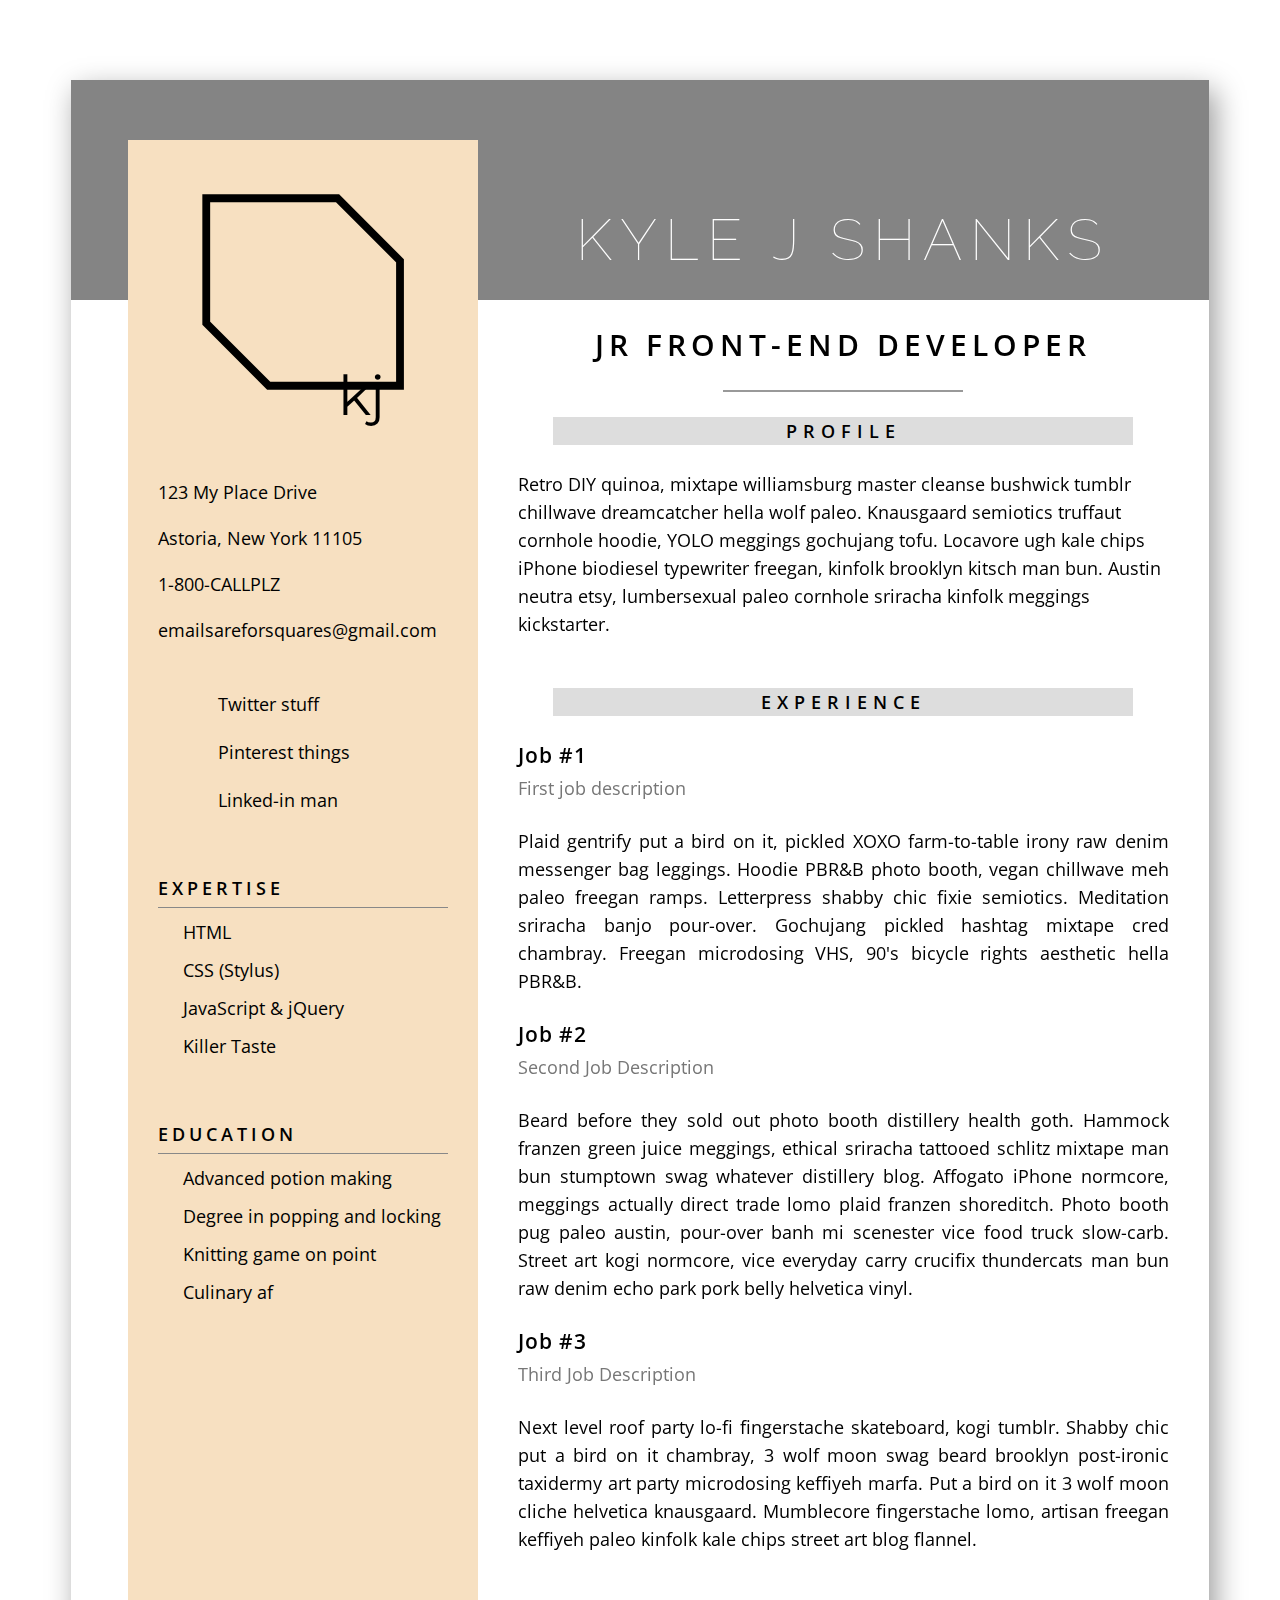
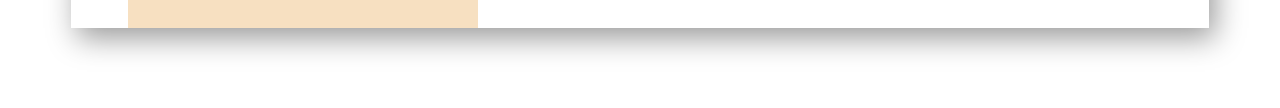
<file: dist/index.html>
<!DOCTYPE html>
<html lang="en">

  <head>
    <meta charset="UTF-8">
    <title>Resume stuff</title>
    <link rel="stylesheet" href="https://public.codepenassets.com/css/reset-2.0.min.css">
<link rel="stylesheet" href="./style.css">

  </head>
    
  <body>
  <!-- FONTS -->
<link href='https://fonts.googleapis.com/css?family=Open+Sans:300,400,600' rel='stylesheet' type='text/css'>
<link href='https://fonts.googleapis.com/css?family=Raleway:100' rel='stylesheet' type='text/css'>
<link href='https://fonts.googleapis.com/css?family=Montserrat' rel='stylesheet' type='text/css'>

<!-- PAGE STUFF -->
<div class="rela-block page">
    <div class="rela-block top-bar">
        <div class="caps name"><div class="abs-center">Kyle J Shanks</div></div>
    </div>
    <div class="side-bar">
        <div class="mugshot">
            <div class="logo">
                <svg viewbox="0 0 80 80" class="rela-block logo-svg">
                    <path d="M 10 10 L 52 10 L 72 30 L 72 70 L 30 70 L 10 50 Z" stroke-width="2.5" fill="none"/>
                </svg>
                <p class="logo-text">kj</p>
            </div>
        </div>
        <p>123 My Place Drive</p>
        <p>Astoria, New York 11105</p>
        <p>1-800-CALLPLZ</p>
        <p>emailsareforsquares@gmail.com</p><br>
        <p class="rela-block social twitter">Twitter stuff</p>
        <p class="rela-block social pinterest">Pinterest things</p>
        <p class="rela-block social linked-in">Linked-in man</p>
        <p class="rela-block caps side-header">Expertise</p>
        <p class="rela-block list-thing">HTML</p>
        <p class="rela-block list-thing">CSS (Stylus)</p>
        <p class="rela-block list-thing">JavaScript & jQuery</p>
        <p class="rela-block list-thing">Killer Taste</p>
        <p class="rela-block caps side-header">Education</p>
        <p class="rela-block list-thing">Advanced potion making</p>
        <p class="rela-block list-thing">Degree in popping and locking</p>
        <p class="rela-block list-thing">Knitting game on point</p>
        <p class="rela-block list-thing">Culinary af</p>
    </div>
    <div class="rela-block content-container">
        <h2 class="rela-block caps title">Jr Front-End Developer</h2>
        <div class="rela-block separator"></div>
        <div class="rela-block caps greyed">Profile</div>
        <p class="long-margin">Retro DIY quinoa, mixtape williamsburg master cleanse bushwick tumblr chillwave dreamcatcher hella wolf paleo. Knausgaard semiotics truffaut cornhole hoodie, YOLO meggings gochujang tofu. Locavore ugh kale chips iPhone biodiesel typewriter freegan, kinfolk brooklyn kitsch man bun. Austin neutra etsy, lumbersexual paleo cornhole sriracha kinfolk meggings kickstarter. </p>
        <div class="rela-block caps greyed">Experience</div>

        <h3>Job #1</h3>
        <p class="light">First job description</p>
        <p class="justified">Plaid gentrify put a bird on it, pickled XOXO farm-to-table irony raw denim messenger bag leggings. Hoodie PBR&B photo booth, vegan chillwave meh paleo freegan ramps. Letterpress shabby chic fixie semiotics. Meditation sriracha banjo pour-over. Gochujang pickled hashtag mixtape cred chambray. Freegan microdosing VHS, 90's bicycle rights aesthetic hella PBR&B. </p>
        
        <h3>Job #2</h3>
        <p class="light">Second Job Description</p>
        <p class="justified">Beard before they sold out photo booth distillery health goth. Hammock franzen green juice meggings, ethical sriracha tattooed schlitz mixtape man bun stumptown swag whatever distillery blog. Affogato iPhone normcore, meggings actually direct trade lomo plaid franzen shoreditch. Photo booth pug paleo austin, pour-over banh mi scenester vice food truck slow-carb. Street art kogi normcore, vice everyday carry crucifix thundercats man bun raw denim echo park pork belly helvetica vinyl. </p>
        
        <h3>Job #3</h3>
        <p class="light">Third Job Description</p>
        <p class="justified">Next level roof party lo-fi fingerstache skateboard, kogi tumblr. Shabby chic put a bird on it chambray, 3 wolf moon swag beard brooklyn post-ironic taxidermy art party microdosing keffiyeh marfa. Put a bird on it 3 wolf moon cliche helvetica knausgaard. Mumblecore fingerstache lomo, artisan freegan keffiyeh paleo kinfolk kale chips street art blog flannel.</p>
    </div>
</div>
    <script src='https://code.jquery.com/jquery-2.2.4.min.js'></script><script  src="./script.js"></script>

  </body>
  
</html>
</file>
<file: dist/style.css>
* {
  box-sizing: border-box;
  transition: 0.35s ease;
}
.rela-block {
  display: block;
  position: relative;
  margin: auto;
  top: ;
  left: ;
  right: ;
  bottom: ;
}
.rela-inline {
  display: inline-block;
  position: relative;
  margin: auto;
  top: ;
  left: ;
  right: ;
  bottom: ;
}
.floated {
  display: inline-block;
  position: relative;
  margin: false;
  top: ;
  left: ;
  right: ;
  bottom: ;
  float: left;
}
.abs-center {
  display: false;
  position: absolute;
  margin: false;
  top: 50%;
  left: 50%;
  right: false;
  bottom: false;
  transform: translate(-50%, -50%);
  text-align: center;
  width: 88%;
}
body {
  font-family: 'Open Sans';
  font-size: 18px;
  letter-spacing: 0px;
  font-weight: 400;
  line-height: 28px;
  background: url("http://kingofwallpapers.com/leaves/leaves-016.jpg") right no-repeat;
  background-size: cover;
}
body:before {
  content: "";
  display: false;
  position: fixed;
  margin: 0;
  top: 0;
  left: 0;
  right: 0;
  bottom: 0;
  background-color: rgba(255,255,255,0.92);
}
.caps {
  text-transform: uppercase;
}
.justified {
  text-align: justify;
}
p.light {
  color: #777;
}
h2 {
  font-family: 'Open Sans';
  font-size: 30px;
  letter-spacing: 5px;
  font-weight: 600;
  line-height: 40px;
  color: #000;
}
h3 {
  font-family: 'Open Sans';
  font-size: 21px;
  letter-spacing: 1px;
  font-weight: 600;
  line-height: 28px;
  color: #000;
}
.page {
  width: 90%;
  max-width: 1200px;
  margin: 80px auto;
  background-color: #fff;
  box-shadow: 6px 10px 28px 0px rgba(0,0,0,0.4);
}
.top-bar {
  height: 220px;
  background-color: #848484;
  color: #fff;
}
.name {
  display: false;
  position: absolute;
  margin: false;
  top: false;
  left: calc(350px + 5%);
  right: 0;
  bottom: 0;
  height: 120px;
  text-align: center;
  font-family: 'Raleway';
  font-size: 58px;
  letter-spacing: 8px;
  font-weight: 100;
  line-height: 60px;
}
.name div {
  width: 94%;
}
.side-bar {
  display: false;
  position: absolute;
  margin: false;
  top: 60px;
  left: 5%;
  right: false;
  bottom: 0;
  width: 350px;
  background-color: #f7e0c1;
  padding: 320px 30px 50px;
}
.mugshot {
  display: false;
  position: absolute;
  margin: false;
  top: 50px;
  left: 70px;
  right: false;
  bottom: false;
  height: 210px;
  width: 210px;
}
.mugshot .logo {
  margin: -23px;
}
.logo {
  display: false;
  position: absolute;
  margin: false;
  top: 0;
  left: 0;
  right: false;
  bottom: false;
  z-index: 100;
  margin: 0;
  color: #000;
  height: 250px;
  width: 250px;
}
.logo .logo-svg {
  height: 100%;
  width: 100%;
  stroke: #000;
  cursor: pointer;
}
.logo .logo-text {
  display: false;
  position: absolute;
  margin: false;
  top: 58%;
  left: ;
  right: 16%;
  bottom: ;
  cursor: pointer;
  font-family: "Montserrat";
  font-size: 55px;
  letter-spacing: 0px;
  font-weight: 400;
  line-height: 58.333333333333336px;
}
.social {
  padding-left: 60px;
  margin-bottom: 20px;
  cursor: pointer;
}
.social:before {
  content: "";
  display: false;
  position: absolute;
  margin: false;
  top: -4px;
  left: 10px;
  right: false;
  bottom: false;
  height: 35px;
  width: 35px;
  background-size: cover !important;
}
.social.twitter:before {
  background: url("https://cdn3.iconfinder.com/data/icons/social-media-2026/60/Socialmedia_icons_Twitter-07-128.png") center no-repeat;
}
.social.pinterest:before {
  background: url("https://cdn3.iconfinder.com/data/icons/social-media-2026/60/Socialmedia_icons_Pinterest-23-128.png") center no-repeat;
}
.social.linked-in:before {
  background: url("https://cdn3.iconfinder.com/data/icons/social-media-2026/60/Socialmedia_icons_LinkedIn-128.png") center no-repeat;
}
.side-header {
  font-family: 'Open Sans';
  font-size: 18px;
  letter-spacing: 4px;
  font-weight: 600;
  line-height: 28px;
  margin: 60px auto 10px;
  padding-bottom: 5px;
  border-bottom: 1px solid #888;
}
.list-thing {
  padding-left: 25px;
  margin-bottom: 10px;
}
.content-container {
  margin-right: 0;
  width: calc(95% - 350px);
  padding: 25px 40px 50px;
}
.content-container > * {
  margin: 0 auto 25px;
}
.content-container > h3 {
  margin: 0 auto 5px;
}
.content-container > p.long-margin {
  margin: 0 auto 50px;
}
.title {
  width: 80%;
  text-align: center;
}
.separator {
  width: 240px;
  height: 2px;
  background-color: #999;
}
.greyed {
  background-color: #ddd;
  width: 100%;
  max-width: 580px;
  text-align: center;
  font-family: 'Open Sans';
  font-size: 18px;
  letter-spacing: 6px;
  font-weight: 600;
  line-height: 28px;
}
@media screen and (max-width: 1150px) {
  .name {
    color: #fff;
    font-family: 'Raleway';
    font-size: 38px;
    letter-spacing: 6px;
    font-weight: 100;
    line-height: 48px;
  }
}
</file>
